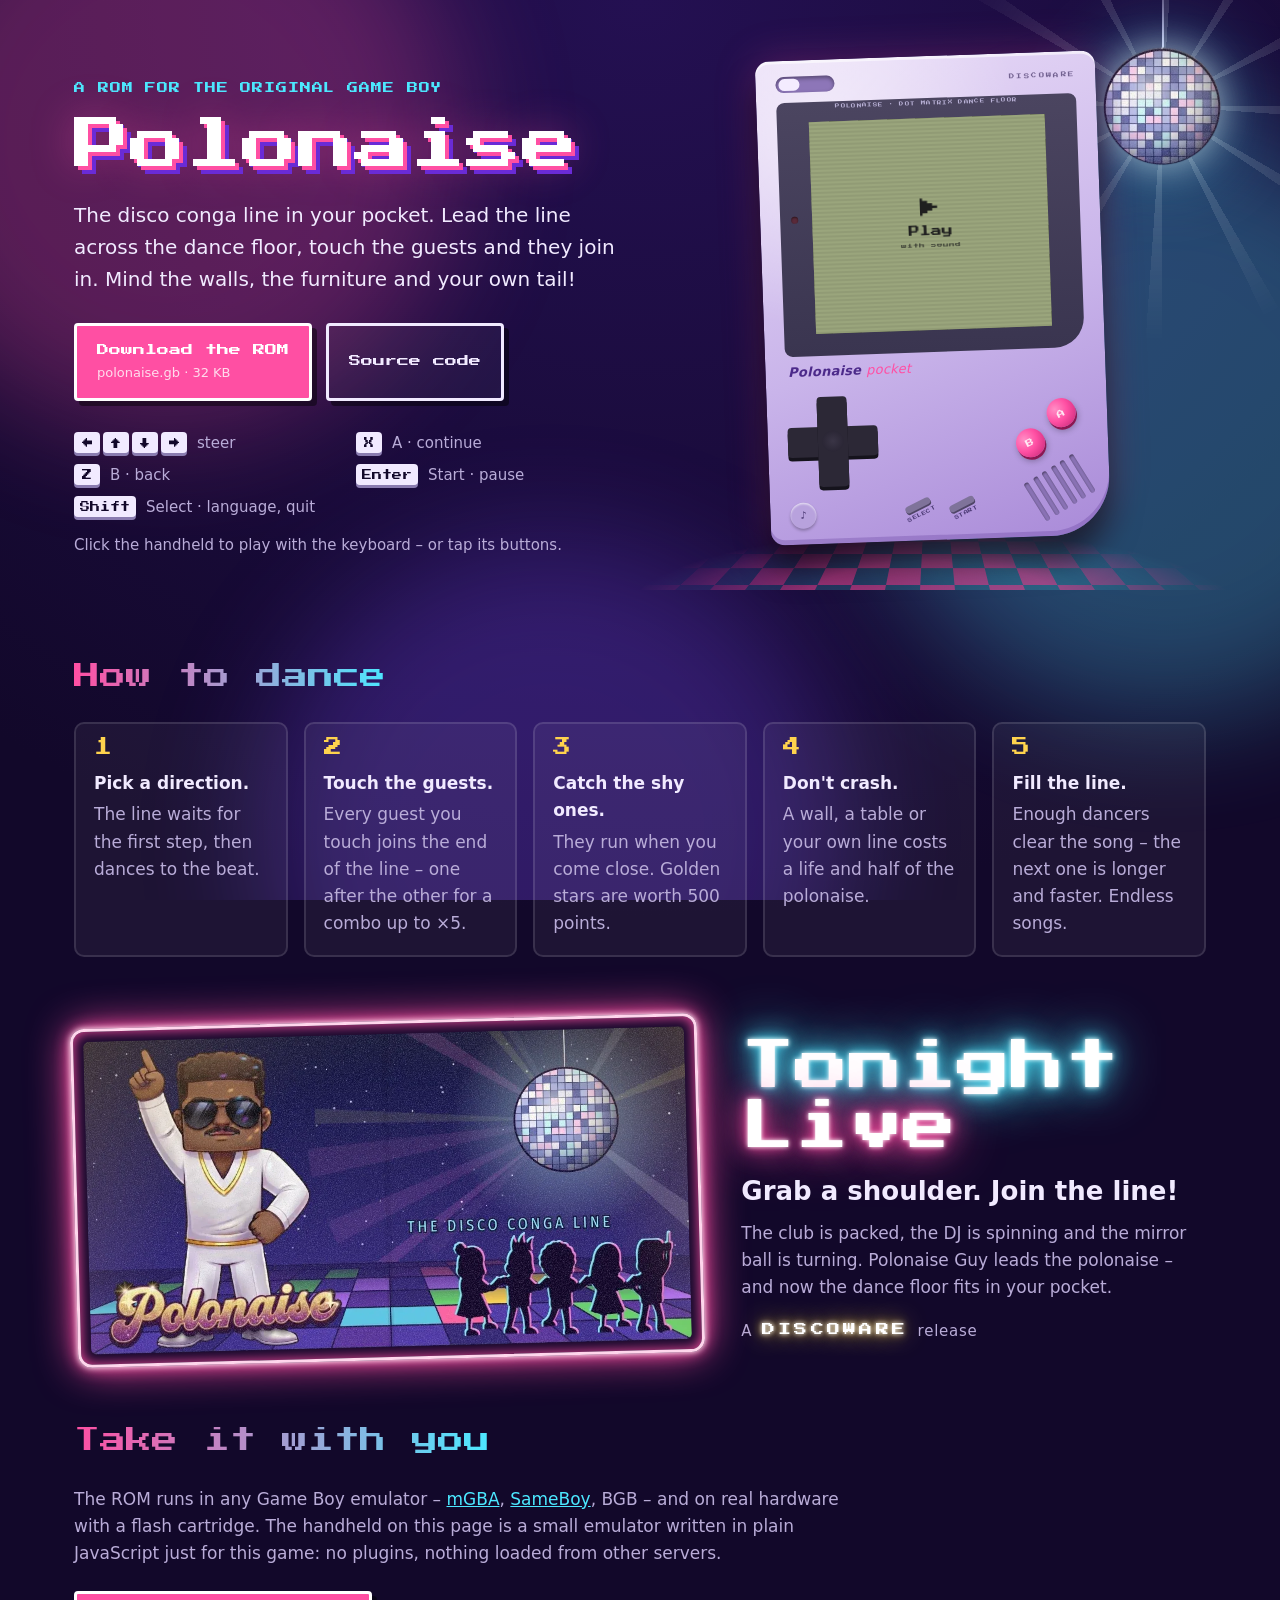
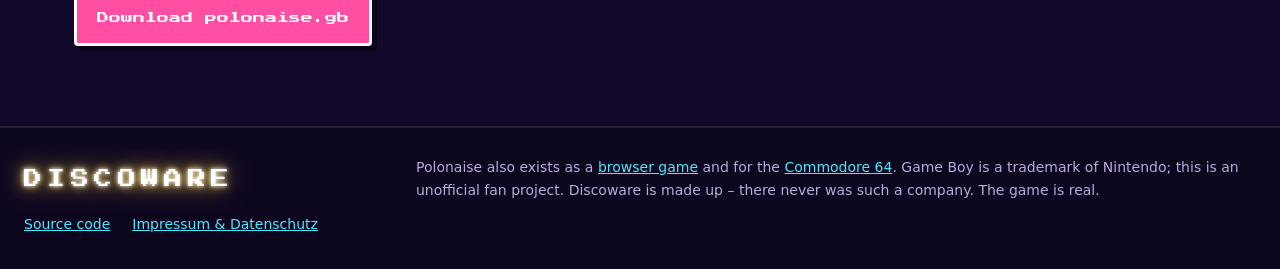
<file: docs/index.html>
<!doctype html>
<html lang="en">
<head>
<meta charset="utf-8">
<meta name="viewport" content="width=device-width, initial-scale=1">
<title>Polonaise – Pocket Disco for the Game Boy</title>
<meta name="description" content="Polonaise, the disco conga line to dance along with, as a real ROM for the original Game Boy – playable right here on the page.">
<meta property="og:title" content="Polonaise – Pocket Disco">
<meta property="og:description" content="Lead the conga line across the dance floor. A real Game Boy ROM, playable in your browser.">
<meta property="og:image" content="img/poster.webp">
<link rel="icon" href="favicon.svg" type="image/svg+xml">
<link rel="stylesheet" href="style.css">
</head>
<body>

<div class="lights" aria-hidden="true"><i></i><i></i><i></i><i></i></div>

<header class="hero">
  <div class="intro">
    <p class="kicker">A ROM for the original Game Boy</p>
    <h1>Polonaise</h1>
    <p class="tagline">The disco conga line in your pocket. Lead the line across the dance floor, touch the guests and
      they join in. Mind the walls, the furniture and your own tail!</p>

    <div class="cta">
      <a class="btn btn-main" href="polonaise.gb" download>Download the ROM <small>polonaise.gb · 32 KB</small></a>
      <a class="btn" href="https://github.com/dlehmann/polonaise-gameboy">Source code</a>
    </div>

    <dl class="keys" aria-label="Keyboard controls">
      <div><dt><kbd>←</kbd><kbd>↑</kbd><kbd>↓</kbd><kbd>→</kbd></dt><dd>steer</dd></div>
      <div><dt><kbd>X</kbd></dt><dd>A · continue</dd></div>
      <div><dt><kbd>Z</kbd></dt><dd>B · back</dd></div>
      <div><dt><kbd>Enter</kbd></dt><dd>Start · pause</dd></div>
      <div><dt><kbd>Shift</kbd></dt><dd>Select · language, quit</dd></div>
    </dl>
    <p class="hint">Click the handheld to play with the keyboard – or tap its buttons.</p>
  </div>

  <div class="stage">
    <div class="ball" aria-hidden="true"><img src="img/ball.webp" width="180" height="180" alt=""></div>
    <div class="device" id="device" tabindex="0" aria-label="Playable handheld with Polonaise">
      <div class="top">
        <button class="switch" id="switch" type="button" aria-label="Power on or off"><span></span></button>
        <span class="brandline">DISCOWARE</span>
      </div>
      <div class="bezel">
        <span class="led" aria-hidden="true"></span>
        <span class="bezel-label">POLONAISE · DOT MATRIX DANCE FLOOR</span>
        <div class="lcd">
          <canvas id="screen" width="160" height="144"></canvas>
          <button class="power" id="power" type="button">
            <span class="power-icon" aria-hidden="true">▶</span>
            <span>Play</span>
            <small>with sound</small>
          </button>
          <p class="failed-msg">The ROM could not be loaded.<br>Open the page from a web server.</p>
        </div>
      </div>
      <p class="logo">Polonaise <em>pocket</em></p>
      <div class="controls">
        <div class="pad" id="pad" data-dir="" aria-label="D-pad">
          <span class="arm h"></span><span class="arm v"></span><span class="hub"></span>
        </div>
        <div class="ab">
          <button type="button" class="round b" data-btn="b" aria-label="B">B</button>
          <button type="button" class="round a" data-btn="a" aria-label="A">A</button>
        </div>
      </div>
      <div class="pills">
        <button type="button" class="pill" data-btn="select" aria-label="Select"><span>SELECT</span></button>
        <button type="button" class="pill" data-btn="start" aria-label="Start"><span>START</span></button>
      </div>
      <div class="grille" aria-hidden="true"><i></i><i></i><i></i><i></i><i></i><i></i></div>
      <button class="mute" id="mute" type="button" aria-pressed="false" aria-label="Sound on or off">♪</button>
    </div>
    <div class="floor" aria-hidden="true"></div>
  </div>
</header>

<main>
  <section class="how">
    <h2><span>How to dance</span></h2>
    <ol class="steps">
      <li><b>Pick a direction.</b> The line waits for the first step, then dances to the beat.</li>
      <li><b>Touch the guests.</b> Every guest you touch joins the end of the line – one after the other for a combo up to ×5.</li>
      <li><b>Catch the shy ones.</b> They run when you come close. Golden stars are worth 500 points.</li>
      <li><b>Don't crash.</b> A wall, a table or your own line costs a life and half of the polonaise.</li>
      <li><b>Fill the line.</b> Enough dancers clear the song – the next one is longer and faster. Endless songs.</li>
    </ol>
  </section>

  <section class="tonight">
    <figure class="poster">
      <img src="img/poster.webp" width="1000" height="520" loading="lazy"
           alt="Polonaise Guy in his white suit points up, the mirror ball sparkles and a line of dancers holds on to each other on a lit dance floor">
    </figure>
    <div class="sign">
      <p class="neon" aria-hidden="true"><span>Tonight</span> <span class="live">Live</span></p>
      <h2 class="plain">Grab a shoulder. Join the line!</h2>
      <p>The club is packed, the DJ is spinning and the mirror ball is turning. Polonaise Guy leads the
        polonaise – and now the dance floor fits in your pocket.</p>
      <p class="presents">A <b>DISCOWARE</b> release</p>
    </div>
  </section>

  <section class="elsewhere">
    <h2><span>Take it with you</span></h2>
    <p>The ROM runs in any Game Boy emulator – <a href="https://mgba.io/">mGBA</a>,
      <a href="https://sameboy.github.io/">SameBoy</a>, BGB – and on real hardware with a flash cartridge.
      The handheld on this page is a small emulator written in plain JavaScript just for this game: no plugins,
      nothing loaded from other servers.</p>
    <a class="btn btn-main" href="polonaise.gb" download>Download polonaise.gb</a>
  </section>
</main>

<footer>
  <span class="brand">DISCOWARE</span>
  <p>Polonaise also exists as a <a href="https://dlehmann.github.io/polonaise-remake/">browser game</a> and for the
    <a href="https://dlehmann.github.io/polonaise/">Commodore 64</a>.
    Game Boy is a trademark of Nintendo; this is an unofficial fan project. Discoware is made up – there never
    was such a company. The game is real.</p>
  <nav>
    <a href="https://github.com/dlehmann/polonaise-gameboy">Source code</a>
    <a href="impressum.html" lang="de">Impressum &amp; Datenschutz</a>
  </nav>
</footer>

<script src="gb.js"></script>
<script src="play.js"></script>
</body>
</html>
</file>
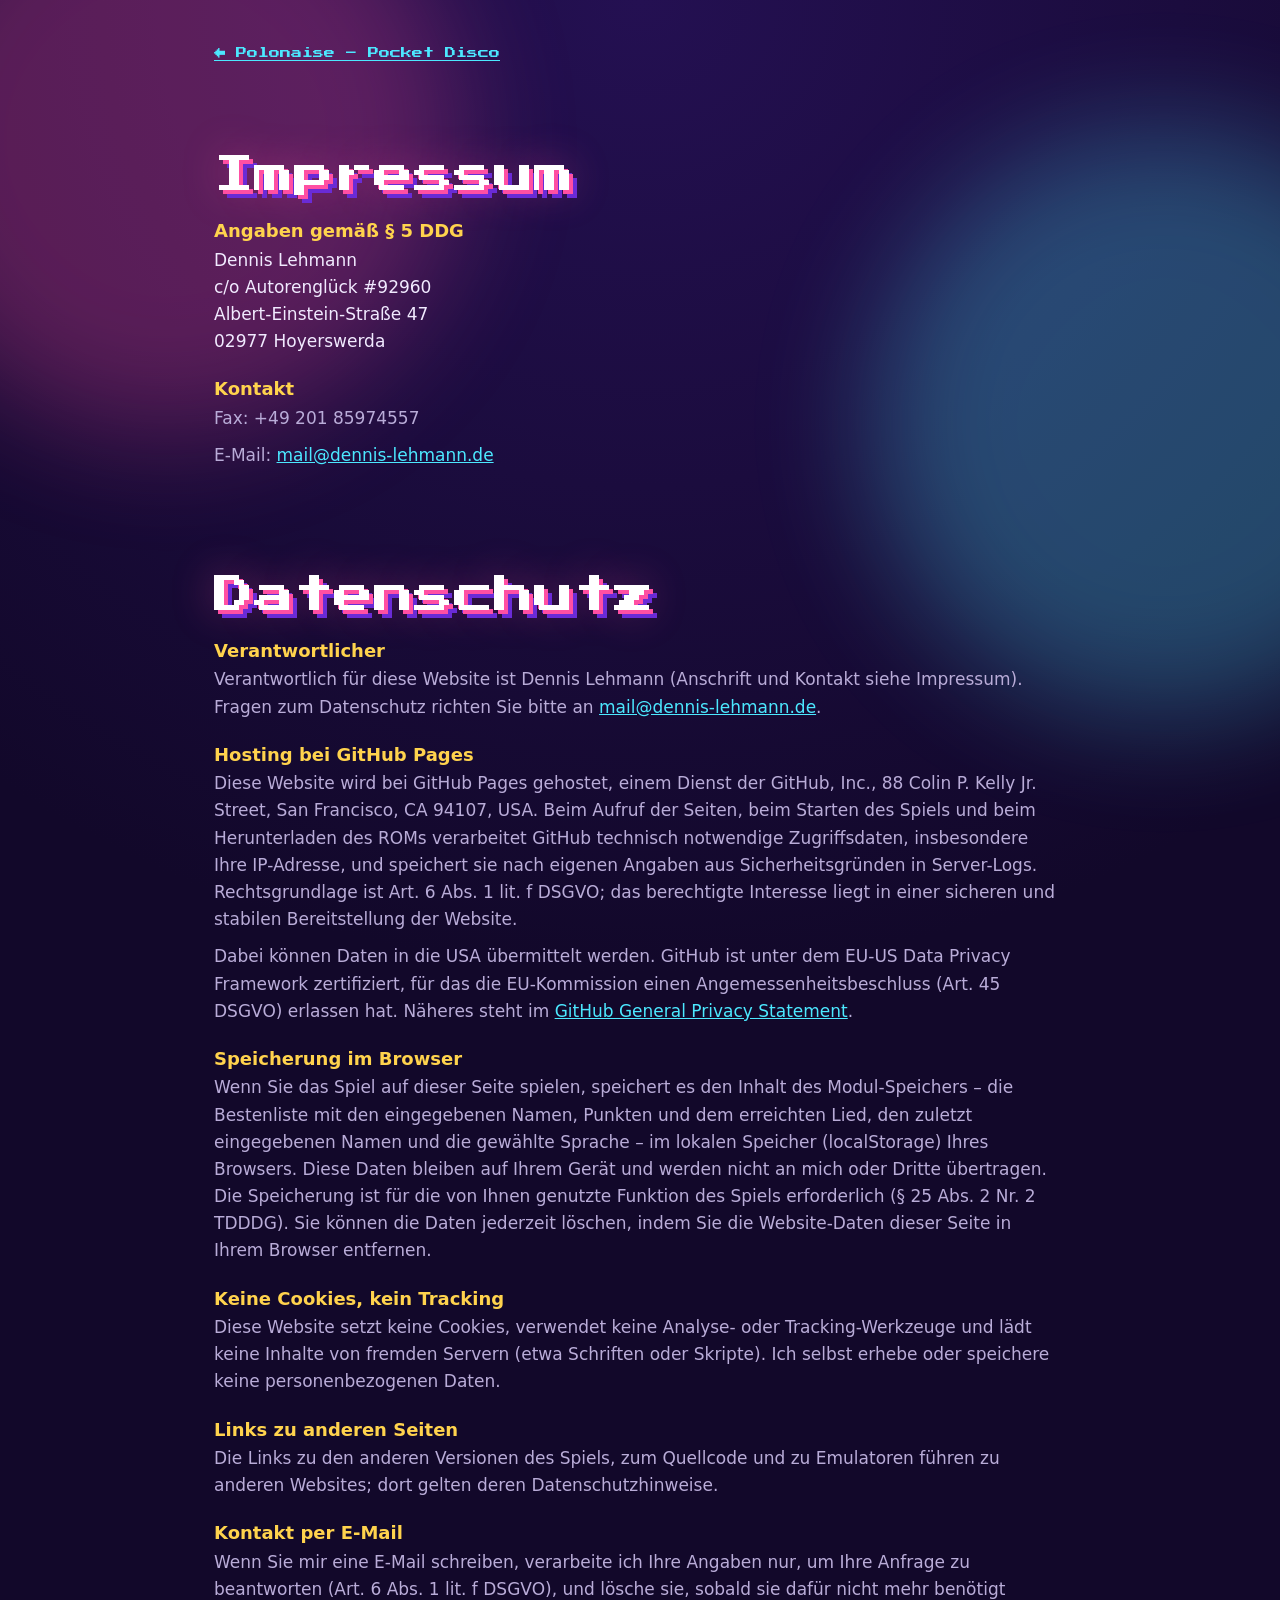
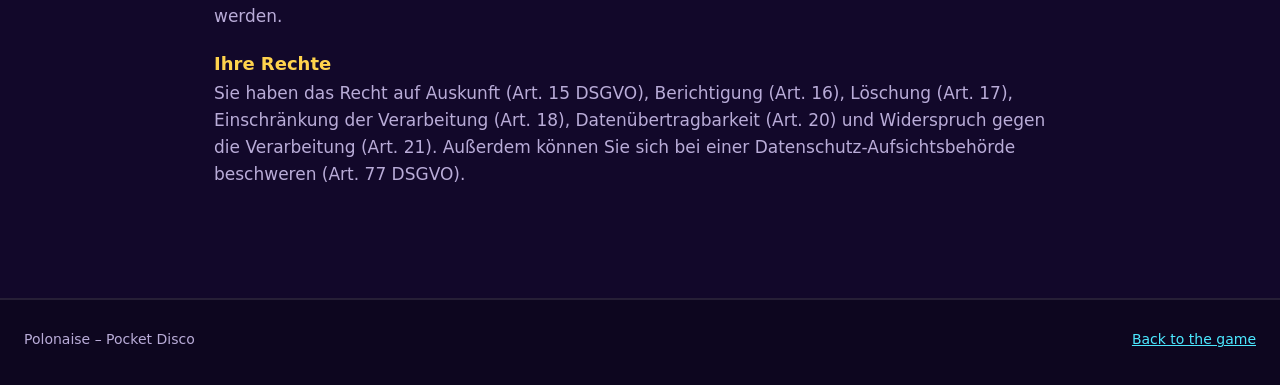
<file: docs/impressum.html>
<!doctype html>
<html lang="de">
<head>
<meta charset="utf-8">
<meta name="viewport" content="width=device-width, initial-scale=1">
<title>Polonaise – Pocket Disco · Impressum &amp; Datenschutz</title>
<meta name="robots" content="noindex">
<link rel="icon" href="favicon.svg" type="image/svg+xml">
<link rel="stylesheet" href="style.css">
<style>
.legal { max-width: 900px; margin: 0 auto; padding: 40px 24px 20px; position: relative; z-index: 1; }
.legal h1 { font-size: clamp(26px, 5vw, 40px); margin: 30px 0 18px; }
.legal h2 { font: 700 18px/1.3 var(--body); margin: 22px 0 4px; color: var(--gold); }
.legal p, .legal address { margin: 0 0 10px; font-style: normal; color: var(--muted); }
.legal address { color: var(--text); }
.back { font: 11px/1.6 var(--pixel); }
</style>
</head>
<body>
<div class="lights" aria-hidden="true"><i></i><i></i></div>
<main class="legal">
  <a class="back" href="./">← Polonaise – Pocket Disco</a>

  <section>
    <h1 id="impressum">Impressum</h1>
    <h2>Angaben gemäß § 5 DDG</h2>
    <address>
      Dennis Lehmann<br>
      c/o Autorenglück #92960<br>
      Albert-Einstein-Straße 47<br>
      02977 Hoyerswerda
    </address>
    <h2>Kontakt</h2>
    <p>Fax: +49 201 85974557</p>
    <p>E-Mail: <a href="mailto:mail@dennis-lehmann.de">mail@dennis-lehmann.de</a></p>
  </section>

  <section>
    <h1 id="datenschutz">Datenschutz</h1>
    <h2>Verantwortlicher</h2>
    <p>Verantwortlich für diese Website ist Dennis Lehmann (Anschrift und Kontakt siehe Impressum). Fragen zum
      Datenschutz richten Sie bitte an <a href="mailto:mail@dennis-lehmann.de">mail@dennis-lehmann.de</a>.</p>

    <h2>Hosting bei GitHub Pages</h2>
    <p>Diese Website wird bei GitHub Pages gehostet, einem Dienst der GitHub, Inc., 88 Colin P. Kelly Jr. Street,
      San Francisco, CA 94107, USA. Beim Aufruf der Seiten, beim Starten des Spiels und beim Herunterladen des ROMs
      verarbeitet GitHub technisch notwendige Zugriffsdaten, insbesondere Ihre IP-Adresse, und speichert sie nach
      eigenen Angaben aus Sicherheitsgründen in Server-Logs. Rechtsgrundlage ist Art. 6 Abs. 1 lit. f DSGVO; das
      berechtigte Interesse liegt in einer sicheren und stabilen Bereitstellung der Website.</p>
    <p>Dabei können Daten in die USA übermittelt werden. GitHub ist unter dem EU-US Data Privacy Framework
      zertifiziert, für das die EU-Kommission einen Angemessenheitsbeschluss (Art. 45 DSGVO) erlassen hat. Näheres
      steht im <a href="https://docs.github.com/en/site-policy/privacy-policies/github-general-privacy-statement">GitHub
      General Privacy Statement</a>.</p>

    <h2>Speicherung im Browser</h2>
    <p>Wenn Sie das Spiel auf dieser Seite spielen, speichert es den Inhalt des Modul-Speichers – die Bestenliste mit
      den eingegebenen Namen, Punkten und dem erreichten Lied, den zuletzt eingegebenen Namen und die gewählte
      Sprache – im lokalen Speicher (localStorage) Ihres Browsers. Diese Daten bleiben auf Ihrem Gerät und werden
      nicht an mich oder Dritte übertragen. Die Speicherung ist für die von Ihnen genutzte Funktion des Spiels
      erforderlich (§ 25 Abs. 2 Nr. 2 TDDDG). Sie können die Daten jederzeit löschen, indem Sie die Website-Daten
      dieser Seite in Ihrem Browser entfernen.</p>

    <h2>Keine Cookies, kein Tracking</h2>
    <p>Diese Website setzt keine Cookies, verwendet keine Analyse- oder Tracking-Werkzeuge und lädt keine Inhalte
      von fremden Servern (etwa Schriften oder Skripte). Ich selbst erhebe oder speichere keine personenbezogenen
      Daten.</p>

    <h2>Links zu anderen Seiten</h2>
    <p>Die Links zu den anderen Versionen des Spiels, zum Quellcode und zu Emulatoren führen zu anderen Websites;
      dort gelten deren Datenschutzhinweise.</p>

    <h2>Kontakt per E-Mail</h2>
    <p>Wenn Sie mir eine E-Mail schreiben, verarbeite ich Ihre Angaben nur, um Ihre Anfrage zu beantworten
      (Art. 6 Abs. 1 lit. f DSGVO), und lösche sie, sobald sie dafür nicht mehr benötigt werden.</p>

    <h2>Ihre Rechte</h2>
    <p>Sie haben das Recht auf Auskunft (Art. 15 DSGVO), Berichtigung (Art. 16), Löschung (Art. 17), Einschränkung
      der Verarbeitung (Art. 18), Datenübertragbarkeit (Art. 20) und Widerspruch gegen die Verarbeitung (Art. 21).
      Außerdem können Sie sich bei einer Datenschutz-Aufsichtsbehörde beschweren (Art. 77 DSGVO).</p>
  </section>
</main>
<footer>
  <p>Polonaise – Pocket Disco</p>
  <nav><a href="./" lang="en">Back to the game</a></nav>
</footer>
</body>
</html>
</file>
<file: docs/style.css>
/* Polonaise – Pocket Disco: the page of the Game Boy version */

@font-face {
    font-family: "Press Start 2P";
    src: url("fonts/PressStart2P-Regular.ttf") format("truetype");
    font-display: swap;
}

:root {
    --night: #12082a;
    --night-2: #241052;
    --violet: #3a1d7a;
    --pink: #ff4fa3;
    --cyan: #4ce8ff;
    --gold: #ffd34d;
    --text: #f1eaff;
    --muted: #b9acd8;
    --lcd: #c4cfa1;
    --lcd-dark: #1f1f1f;
    --pixel: "Press Start 2P", ui-monospace, monospace;
    --body: system-ui, -apple-system, "Segoe UI", Roboto, sans-serif;
    color-scheme: dark;
}

* { box-sizing: border-box; }
html { background: var(--night); overflow-x: clip; }
body {
    margin: 0;
    color: var(--text);
    font: 17px/1.6 var(--body);
    background: radial-gradient(ellipse 120% 70% at 50% 0%, var(--night-2), var(--night) 70%);
    overflow-x: clip;
}
a { color: var(--cyan); }
a:hover { color: var(--pink); }
img { max-width: 100%; height: auto; display: block; }

/* ---- the club lights wandering over the page ---- */
.lights { position: fixed; inset: 0; pointer-events: none; z-index: 0; overflow: hidden; }
.lights i {
    position: absolute;
    width: 46vmax;
    height: 46vmax;
    border-radius: 50%;
    filter: blur(60px);
    opacity: .28;
    animation: drift 26s ease-in-out infinite alternate;
}
.lights i:nth-child(1) { background: var(--pink); left: -10vmax; top: -12vmax; }
.lights i:nth-child(2) { background: var(--cyan); right: -14vmax; top: 10vmax; animation-delay: -8s; animation-duration: 31s; }
.lights i:nth-child(3) { background: #7d4dff; left: 20vmax; top: 60vh; animation-delay: -15s; }
.lights i:nth-child(4) { background: var(--gold); right: 10vmax; top: 120vh; opacity: .15; animation-duration: 37s; }
@keyframes drift {
    0% { transform: translate(0, 0) scale(1); }
    50% { transform: translate(12vmax, 8vmax) scale(1.15); }
    100% { transform: translate(-6vmax, 14vmax) scale(.9); }
}

header, main, footer { position: relative; z-index: 1; }

/* ---- the hero: text and the handheld ---- */
.hero {
    max-width: 1180px;
    margin: 0 auto;
    padding: 56px 24px 24px;
    display: grid;
    grid-template-columns: minmax(0, 1fr) minmax(0, 1fr);
    gap: 40px;
    align-items: center;
}
.kicker {
    font: 11px/1.6 var(--pixel);
    color: var(--cyan);
    letter-spacing: .08em;
    margin: 0 0 18px;
    text-transform: uppercase;
}
h1 {
    font: 400 clamp(28px, 4.4vw, 56px)/1.1 var(--pixel);
    white-space: nowrap;
    margin: 0 0 22px;
    color: #fff;
    text-shadow: 4px 4px 0 var(--pink), 8px 8px 0 #6a2bd6, 0 0 40px rgb(255 79 163 / .45);
}
.tagline { font-size: 20px; max-width: 34em; margin: 0 0 28px; color: var(--text); }

.cta { display: flex; flex-wrap: wrap; gap: 14px; margin-bottom: 30px; }
.btn {
    display: inline-flex;
    flex-direction: column;
    justify-content: center;
    font: 12px/1.4 var(--pixel);
    color: var(--text);
    text-decoration: none;
    padding: 16px 20px;
    border: 3px solid var(--text);
    border-radius: 4px;
    background: rgb(255 255 255 / .04);
    box-shadow: 5px 5px 0 rgb(0 0 0 / .45);
    transition: transform .1s, box-shadow .1s, background .1s;
}
.btn small { font: 13px/1.3 var(--body); opacity: .8; margin-top: 6px; }
.btn:hover, .btn:focus-visible { transform: translate(-2px, -2px); box-shadow: 7px 7px 0 rgb(0 0 0 / .45); color: var(--text); outline: none; }
.btn:active { transform: translate(2px, 2px); box-shadow: 2px 2px 0 rgb(0 0 0 / .45); }
.btn-main { background: var(--pink); border-color: #fff; color: #fff; }
.btn-main:hover, .btn-main:focus-visible { color: #fff; background: #ff63ae; }

.keys {
    display: grid;
    grid-template-columns: repeat(auto-fill, minmax(190px, 1fr));
    gap: 8px 18px;
    margin: 0 0 10px;
}
.keys div { display: flex; align-items: center; gap: 10px; }
.keys dt { display: flex; gap: 3px; flex: none; }
.keys dd { margin: 0; color: var(--muted); font-size: 15px; }
kbd {
    font: 10px/1 var(--pixel);
    min-width: 26px;
    text-align: center;
    padding: 6px 6px 5px;
    color: var(--night);
    background: var(--text);
    border-radius: 4px;
    box-shadow: 0 3px 0 #8a7cb0;
}
.hint { color: var(--muted); font-size: 15px; margin: 14px 0 0; }

/* ---- the stage: the handheld above a lit dance floor ---- */
.stage { position: relative; display: grid; justify-items: center; padding-bottom: 40px; }
.floor {
    position: absolute;
    left: -10%;
    right: -10%;
    bottom: -10px;
    height: 220px;
    z-index: -1;
    transform: perspective(380px) rotateX(58deg);
    transform-origin: 50% 100%;
    background:
        repeating-conic-gradient(rgb(255 79 163 / .55) 0 25%, rgb(76 232 255 / .18) 0 50%) 0 0 / 70px 70px;
    mask-image: radial-gradient(ellipse 60% 90% at 50% 100%, #000 30%, transparent 75%);
    animation: floor 2s steps(2) infinite;
}
@keyframes floor { 50% { filter: hue-rotate(80deg) brightness(1.3); } }

.device {
    --w: min(340px, 86vw);
    font-size: calc(var(--w) / 34);
    z-index: 1;
    width: var(--w);
    position: relative;
    padding: 1.6em 2em 2.4em;
    border-radius: 1.4em 1.4em 6em 1.4em;
    background:
        radial-gradient(circle at 20% 15%, rgb(255 255 255 / .55), transparent 40%),
        linear-gradient(160deg, #e9dcf7, #c9b4ea 55%, #a98ad8);
    box-shadow:
        inset 0 -0.5em 0 rgb(80 40 140 / .25),
        inset 0 0.3em 0 rgb(255 255 255 / .6),
        0 2.4em 3em rgb(0 0 0 / .55),
        0 0 4em rgb(255 79 163 / .25);
    color: #3b2a5e;
    outline: none;
    user-select: none;
    -webkit-user-select: none;
    -webkit-tap-highlight-color: transparent;
    transform: rotate(-2deg);
    transition: transform .3s, box-shadow .3s;
}
.device:focus-visible, .device.on:focus {
    box-shadow:
        inset 0 -0.5em 0 rgb(80 40 140 / .25),
        inset 0 0.3em 0 rgb(255 255 255 / .6),
        0 2.4em 3em rgb(0 0 0 / .55),
        0 0 0 .3em var(--cyan),
        0 0 4em rgb(76 232 255 / .5);
}
.device.on { transform: rotate(0deg); }

.top { display: flex; align-items: center; justify-content: space-between; margin-bottom: 1em; }
.brandline { font: .55em/1 var(--pixel); letter-spacing: .25em; opacity: .65; }
.switch {
    width: 4.4em; height: 1.2em; padding: 0;
    border: 0; border-radius: .6em;
    background: #8d76b8;
    box-shadow: inset 0 .15em .3em rgb(0 0 0 / .4);
    cursor: pointer;
    position: relative;
}
.switch span {
    position: absolute; top: .15em; left: .2em;
    width: 1.6em; height: .9em; border-radius: .45em;
    background: #f4ecff;
    transition: left .2s;
}
.device.on .switch span { left: 2.6em; }

.bezel {
    position: relative;
    background: linear-gradient(#4b4560, #3a3550);
    border-radius: .8em .8em 3em .8em;
    padding: 2em 3.2em 2.2em;
}
.bezel-label {
    position: absolute; top: .65em; left: 0; right: 0;
    text-align: center;
    font: .45em/1 var(--pixel);
    color: #b9b1d6;
    letter-spacing: .08em;
    white-space: nowrap;
}
.led {
    position: absolute; left: 1.1em; top: 45%;
    width: .7em; height: .7em; border-radius: 50%;
    background: #5a2a3a;
    box-shadow: inset 0 .1em .2em rgb(0 0 0 / .5);
}
.device.on .led { background: #ff3b5c; box-shadow: 0 0 .8em #ff3b5c; }

.lcd {
    position: relative;
    aspect-ratio: 160 / 144;
    background: #7f8a62;
    box-shadow: inset 0 .2em .5em rgb(0 0 0 / .45);
    overflow: hidden;
}
.lcd canvas {
    width: 100%; height: 100%;
    display: block;
    image-rendering: pixelated;
    image-rendering: crisp-edges;
    opacity: 0;
    transition: opacity .4s;
}
.device.booted .lcd canvas { opacity: 1; }
.device.booted:not(.on) .lcd canvas { filter: brightness(.55) saturate(.6); }

.power {
    position: absolute; inset: 0;
    display: flex; flex-direction: column; align-items: center; justify-content: center; gap: .6em;
    border: 0;
    background: repeating-linear-gradient(0deg, rgb(0 0 0 / .06) 0 2px, transparent 2px 4px), #9aa57c;
    color: var(--lcd-dark);
    font: 1.1em/1 var(--pixel);
    cursor: pointer;
}
.power small { font: .5em/1 var(--pixel); opacity: .7; }
.power-icon {
    font-size: 1.8em;
    animation: pulse 1.2s ease-in-out infinite;
}
@keyframes pulse { 50% { transform: scale(1.15); opacity: .7; } }
.power:hover .power-icon, .power:focus-visible .power-icon { color: #3c4a10; }
.device.on .power { display: none; }
.device.booted:not(.on) .power { background: rgb(154 165 124 / .5); }
.failed-msg {
    display: none;
    position: absolute; inset: 0; margin: 0;
    place-content: center; text-align: center;
    background: #9aa57c; color: var(--lcd-dark);
    font: .55em/1.8 var(--pixel);
    padding: 1em;
}
.device.failed .failed-msg { display: grid; }

.logo {
    margin: .7em 0 1.4em .2em;
    font: italic 700 1.3em/1 var(--body);
    color: #4c2a8a;
    letter-spacing: .02em;
}
.logo em { font-weight: 400; color: var(--pink); }

.controls { display: flex; justify-content: space-between; align-items: center; }

.pad { position: relative; width: 9em; height: 9em; cursor: pointer; touch-action: none; }
.pad .arm, .pad .hub { position: absolute; background: #2c2836; border-radius: .4em; }
.pad .arm.h { left: 0; right: 0; top: 33.3%; height: 33.3%; }
.pad .arm.v { top: 0; bottom: 0; left: 33.3%; width: 33.3%; }
.pad .arm { box-shadow: 0 .35em 0 #15131c; transition: transform .05s; }
.pad .hub { left: 38%; top: 38%; width: 24%; height: 24%; border-radius: 50%; background: radial-gradient(#3a3546, #24202e); }
.pad[data-dir="left"] { transform: perspective(20em) rotateY(-14deg); }
.pad[data-dir="right"] { transform: perspective(20em) rotateY(14deg); }
.pad[data-dir="up"] { transform: perspective(20em) rotateX(14deg); }
.pad[data-dir="down"] { transform: perspective(20em) rotateX(-14deg); }

.ab { display: flex; gap: 1.2em; transform: rotate(-25deg); margin-right: .4em; }
.round {
    width: 3.6em; height: 3.6em;
    border: 0; border-radius: 50%;
    background: radial-gradient(circle at 35% 30%, #ff8ec6, var(--pink) 45%, #c02474);
    box-shadow: 0 .35em 0 #8c1752, 0 .5em .8em rgb(0 0 0 / .3);
    color: rgb(255 255 255 / .85);
    font: .8em/1 var(--pixel);
    cursor: pointer;
    touch-action: none;
}
.round.a { margin-top: -1.6em; }
.round.down, .round:active { transform: translateY(.3em); box-shadow: 0 .05em 0 #8c1752; }

.pills { display: flex; justify-content: center; gap: 1.6em; margin-top: 1.8em; }
.pill {
    display: flex; flex-direction: column; align-items: center; gap: .9em;
    padding: 0; border: 0; background: none;
    font: .45em/1 var(--pixel); color: #4c3a75;
    cursor: pointer;
    transform: rotate(-25deg);
    touch-action: none;
}
.pill::before {
    content: "";
    width: 6em; height: 1.6em; border-radius: .8em;
    background: #7f739a;
    box-shadow: 0 .4em 0 #4f4566;
    order: -1;
}
.pill.down::before, .pill:active::before { transform: translateY(.3em); box-shadow: 0 .1em 0 #4f4566; }

.grille {
    position: absolute; right: 2.2em; bottom: 2.6em;
    display: flex; gap: .55em; transform: rotate(-30deg);
}
.grille i { width: .5em; height: 4.4em; border-radius: .25em; background: #8a73b5; box-shadow: inset 0 .15em .2em rgb(0 0 0 / .4); }
.mute {
    position: absolute; left: 2em; bottom: 1.6em;
    width: 2.6em; height: 2.6em; border-radius: 50%;
    border: 0; background: #b8a2dd; color: #4c3a75;
    font: 1em/1 var(--body);
    cursor: pointer;
    box-shadow: inset 0 .15em .2em rgb(255 255 255 / .6), 0 .2em .3em rgb(0 0 0 / .25);
}
.mute.muted { text-decoration: line-through; opacity: .6; }

/* ---- the mirror ball over the handheld ---- */
.ball {
    position: absolute;
    z-index: 0;                 /* behind the handheld, where they meet */
    top: -80px;
    right: max(-16px, calc(50% - var(--w, 340px) / 2 - 140px));
    width: 120px;
    padding-top: 70px;          /* the string */
    transform-origin: 50% 0;
    animation: sway 6s ease-in-out infinite;
    pointer-events: none;
}
.ball::before {
    content: "";
    position: absolute;
    top: 0; left: 50%;
    width: 2px; height: 72px;
    background: linear-gradient(transparent, #cfc4ee);
}
.ball img {
    width: 100%;
    border-radius: 50%;
    filter: drop-shadow(0 0 18px rgb(255 255 255 / .55)) drop-shadow(0 0 40px rgb(76 232 255 / .45));
    animation: glitter 1.6s steps(2) infinite;
}
.ball::after {          /* the beams */
    content: "";
    position: absolute;
    z-index: -1;
    left: 50%; top: calc(70px + 60px);
    width: 520px; height: 520px;
    margin: -260px 0 0 -260px;
    border-radius: 50%;
    background: repeating-conic-gradient(from 0deg, rgb(255 255 255 / .16) 0 4deg, transparent 4deg 30deg);
    mask-image: radial-gradient(circle, #000 15%, transparent 65%);
    -webkit-mask-image: radial-gradient(circle, #000 15%, transparent 65%);
    animation: beams 14s linear infinite;
}
@keyframes sway { 50% { transform: rotate(4deg); } }
@keyframes glitter { 50% { filter: drop-shadow(0 0 22px rgb(255 255 255 / .75)) drop-shadow(0 0 46px rgb(255 79 163 / .5)) brightness(1.15); } }
@keyframes beams { to { transform: rotate(360deg); } }

/* ---- the sections below ---- */
main { max-width: 1180px; margin: 0 auto; padding: 0 24px; }
section { padding: 56px 0 8px; }
h2 { margin: 0 0 28px; font: 400 clamp(18px, 2.6vw, 26px)/1.3 var(--pixel); }
h2 span { background: linear-gradient(90deg, var(--pink), var(--cyan)); -webkit-background-clip: text; background-clip: text; color: transparent; }

.steps { list-style: none; counter-reset: s; padding: 0; margin: 0; display: grid; grid-template-columns: repeat(auto-fit, minmax(170px, 1fr)); gap: 16px; }
.steps li {
    counter-increment: s;
    position: relative;
    padding: 46px 18px 18px;
    background: rgb(255 255 255 / .05);
    border: 2px solid rgb(255 255 255 / .12);
    border-radius: 10px;
    color: var(--muted);
}
.steps li::before {
    content: counter(s);
    position: absolute; left: 18px; top: 14px;
    font: 18px/1 var(--pixel);
    color: var(--gold);
}
.steps b { display: block; color: var(--text); margin-bottom: 4px; }

/* ---- tonight: the poster in a neon frame, and a neon sign ---- */
.tonight {
    display: grid;
    grid-template-columns: minmax(0, 1.35fr) minmax(0, 1fr);
    gap: 40px;
    align-items: center;
}
.poster {
    margin: 0;
    padding: 10px;
    border-radius: 14px;
    border: 3px solid #ffd6ec;
    box-shadow:
        0 0 6px #fff,
        0 0 16px var(--pink),
        0 0 42px var(--pink),
        inset 0 0 14px var(--pink);
    transform: rotate(-1.5deg);
}
.poster img { border-radius: 6px; }
.neon {
    margin: 0 0 18px;
    font: 400 clamp(30px, 4.6vw, 54px)/1.1 var(--pixel);
    color: #fff;
    text-shadow: 0 0 4px #fff, 0 0 12px var(--cyan), 0 0 28px var(--cyan), 0 0 56px var(--cyan);
}
.neon .live {
    color: #fff;
    text-shadow: 0 0 4px #fff, 0 0 12px var(--pink), 0 0 28px var(--pink), 0 0 56px var(--pink);
    animation: flicker 5s infinite;
}
@keyframes flicker {
    0%, 18%, 22%, 25%, 53%, 57%, 100% { opacity: 1; }
    20%, 24%, 55% { opacity: .25; text-shadow: none; }
}
h2.plain { font: 700 26px/1.25 var(--body); margin: 0 0 12px; color: var(--text); }
.sign p:not(.neon) { color: var(--muted); margin: 0; }

.elsewhere p { max-width: 46em; color: var(--muted); margin: 0 0 24px; }

footer {
    margin-top: 72px;
    padding: 28px 24px 34px;
    border-top: 2px solid rgb(255 255 255 / .1);
    background: rgb(0 0 0 / .25);
    color: var(--muted);
    font-size: 14px;
    display: flex; flex-wrap: wrap; gap: 12px 30px; justify-content: space-between; align-items: center;
}
footer p { margin: 0; max-width: 60em; }
/* the label of the made-up publisher, as a neon sign */
.brand, .presents b {
    font: 400 18px/1 var(--pixel);
    letter-spacing: .3em;
    color: #fff;
    text-shadow: 0 0 4px #fff, 0 0 10px var(--gold), 0 0 24px var(--gold);
}
.sign p.presents { margin-top: 18px; font-size: 15px; letter-spacing: .05em; }
.presents b { font-size: 13px; letter-spacing: .25em; margin: 0 4px; }
footer nav { display: flex; gap: 22px; }

@media (max-width: 900px) {
    .hero { grid-template-columns: 1fr; padding-top: 36px; gap: 28px; }
    .tonight { grid-template-columns: 1fr; gap: 28px; }
    .ball { width: 84px; padding-top: 44px; top: -36px; right: 2%; }
    .ball::before { height: 46px; }
    .ball::after { top: calc(44px + 42px); }
    .stage { order: -1; }
    .intro { text-align: left; }
    h1 { font-size: min(9vw, 56px); }
    .floor { height: 160px; }
}
@media (max-width: 520px) {
    body { font-size: 16px; }
    .ball { display: none; }
    .hero, main { padding-left: 16px; padding-right: 16px; }
    .tagline { font-size: 18px; }
}
@media (prefers-reduced-motion: reduce) {
    .lights i, .floor, .power-icon, .ball, .ball img, .ball::after, .neon .live { animation: none; }
    .device, .device.on { transform: none; }
}
</file>
